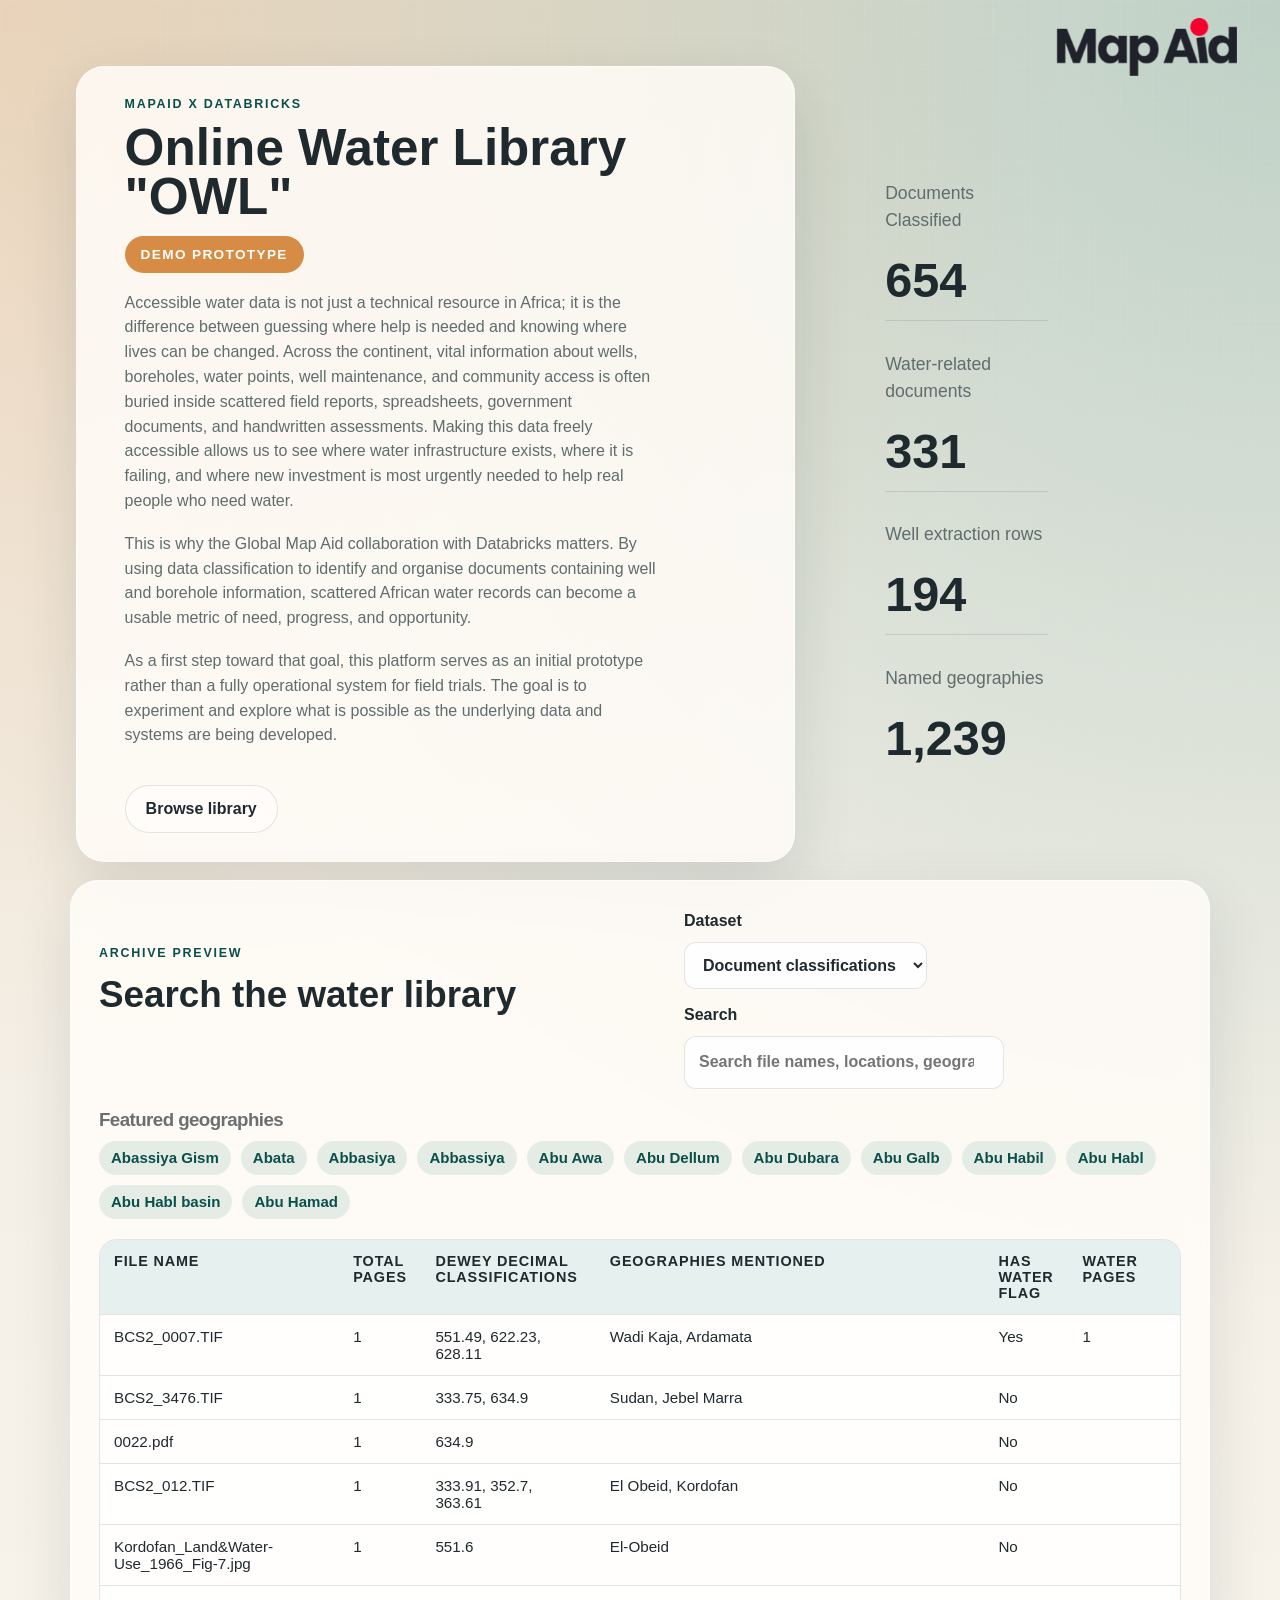
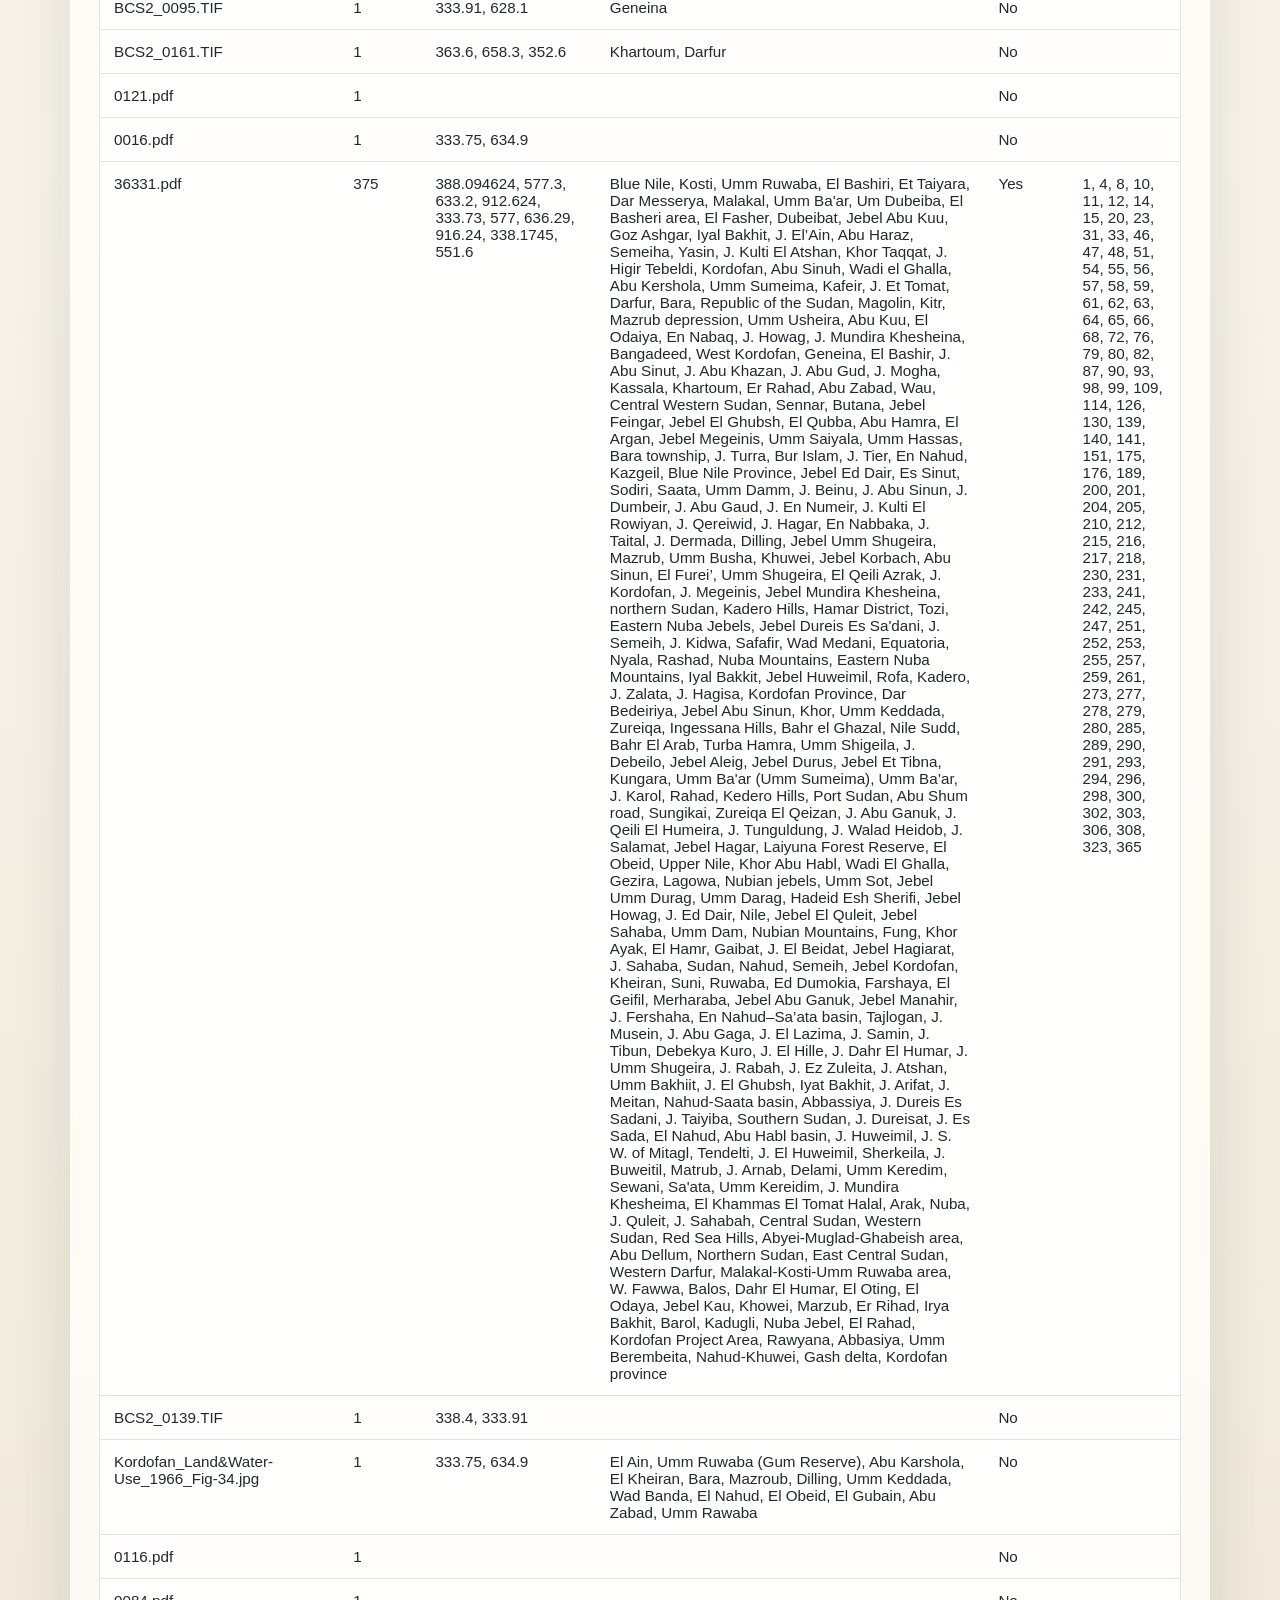
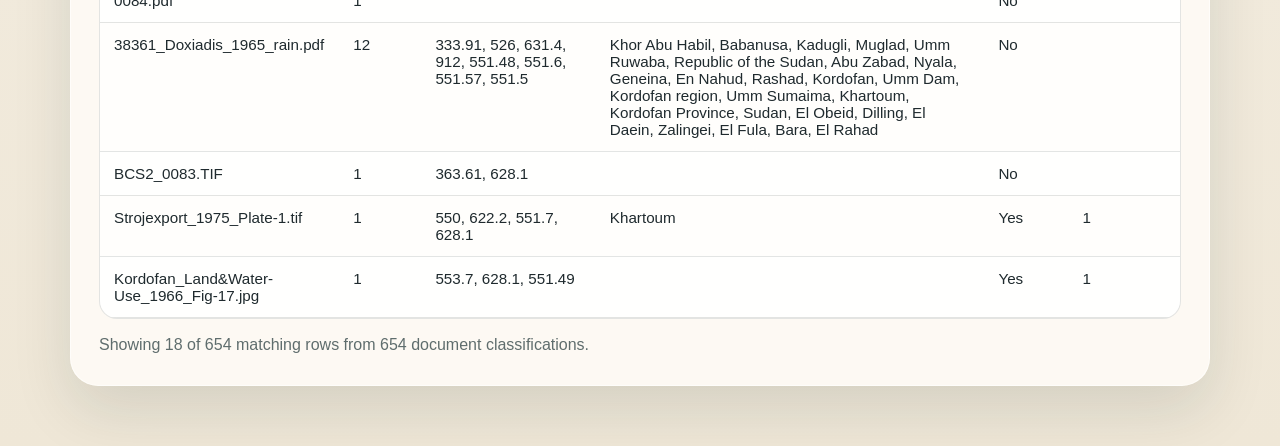
<file: index.html>
<!DOCTYPE html>
<html lang="en">
  <head>
    <meta charset="UTF-8" />
    <meta name="viewport" content="width=device-width, initial-scale=1.0" />
    <title>MapAid Online Water Library</title>
    <link rel="stylesheet" href="styles.css" />
  </head>
  <body>
    <a href="https://www.globalmapaid.org/"> <img class="page-logo" src="assets/mapaid-logo.png" alt="MapAid logo"/> </a>
    <div class="page-shell">
      <header class="hero">
        <div class="hero-copy">
          <p class="eyebrow">MapAid x Databricks</p>
          <div class="title-row">
            <h1>Online Water Library "OWL"</h1>
            <span class="new-badge">DEMO PROTOTYPE</span>
          </div>
          <p class="hero-text">
            Accessible water data is not just a technical resource in Africa; it is the difference between guessing where help is needed and knowing where lives can be changed. Across the continent, vital information about wells, boreholes, water points, well maintenance, and community access is often buried inside scattered field reports, spreadsheets, government documents, and handwritten assessments. Making this data freely accessible allows us to see where water infrastructure exists, where it is failing, and where new investment is most urgently needed to help real people who need water.
          </p>
          <p class="hero-text">
            This is why the Global Map Aid collaboration with Databricks matters. By using data classification to identify and organise documents containing well and borehole information, scattered African water records can become a usable metric of need, progress, and opportunity.
          </p>
          <p class="hero-text">
            As a first step toward that goal, this platform serves as an initial prototype rather than a fully operational system for field trials. The goal is to experiment and explore what is possible as the underlying data and systems are being developed.
          </p>
          <div class="hero-actions">
            <a class="button primary" style="display: none" href="access.html">Request access</a>
            <a class="button ghost" href="#library">Browse library</a>
          </div>
        </div>


        <aside class="hero-card">
          <article class="hero-stat">
            <p class="stat-label">Documents Classified</p>
            <h2 id="document-count">-</h2>
          </article>
          <hr class="hero-divider" />
          <article class="hero-stat">
            <p class="stat-label">Water-related documents</p>
            <h2 id="water-document-count">-</h2>
          </article>
          <hr class="hero-divider" />
          <article class="hero-stat">
            <p class="stat-label">Well extraction rows</p>
            <h2 id="well-count">-</h2>
          </article>
          <hr class="hero-divider" /> 
          <article class="hero-stat">
            <p class="stat-label">Named geographies</p>
            <h2 id="geography-count">-</h2>
          </article>
        </aside>
      </header>

      <main>
        <section class="panel library-panel" id="library">
          <div class="library-header">
            <div class="section-heading">
              <p class="eyebrow">Archive preview</p>
              <h2>Search the water library</h2>
            </div>
            <div class="toolbar">
              <label>
                Dataset
                <select id="dataset-select">
                  <option value="documents">Document classifications</option>
                  <option value="wells">Well extractions</option>
                </select>
              </label>
              <label class="search-field">
                Search
                <input type="search" id="table-search" placeholder="Search file names, locations, geographies..." />
              </label>
            </div>
          </div>

          <div class="tag-groups">
            <div>
              <h3>Featured geographies</h3>
              <div class="tag-list" id="featured-geographies"></div>
            </div>
          </div>

          <div class="table-frame">
            <table>
              <thead id="table-head"></thead>
              <tbody id="table-body"></tbody>
            </table>
          </div>
          <p class="table-note" id="table-note"></p>
        </section>
      </main>
    </div>

    <script src="web-data/archive-data.js"></script>
    <script src="app.js"></script>
  </body>
  </html>
</file>
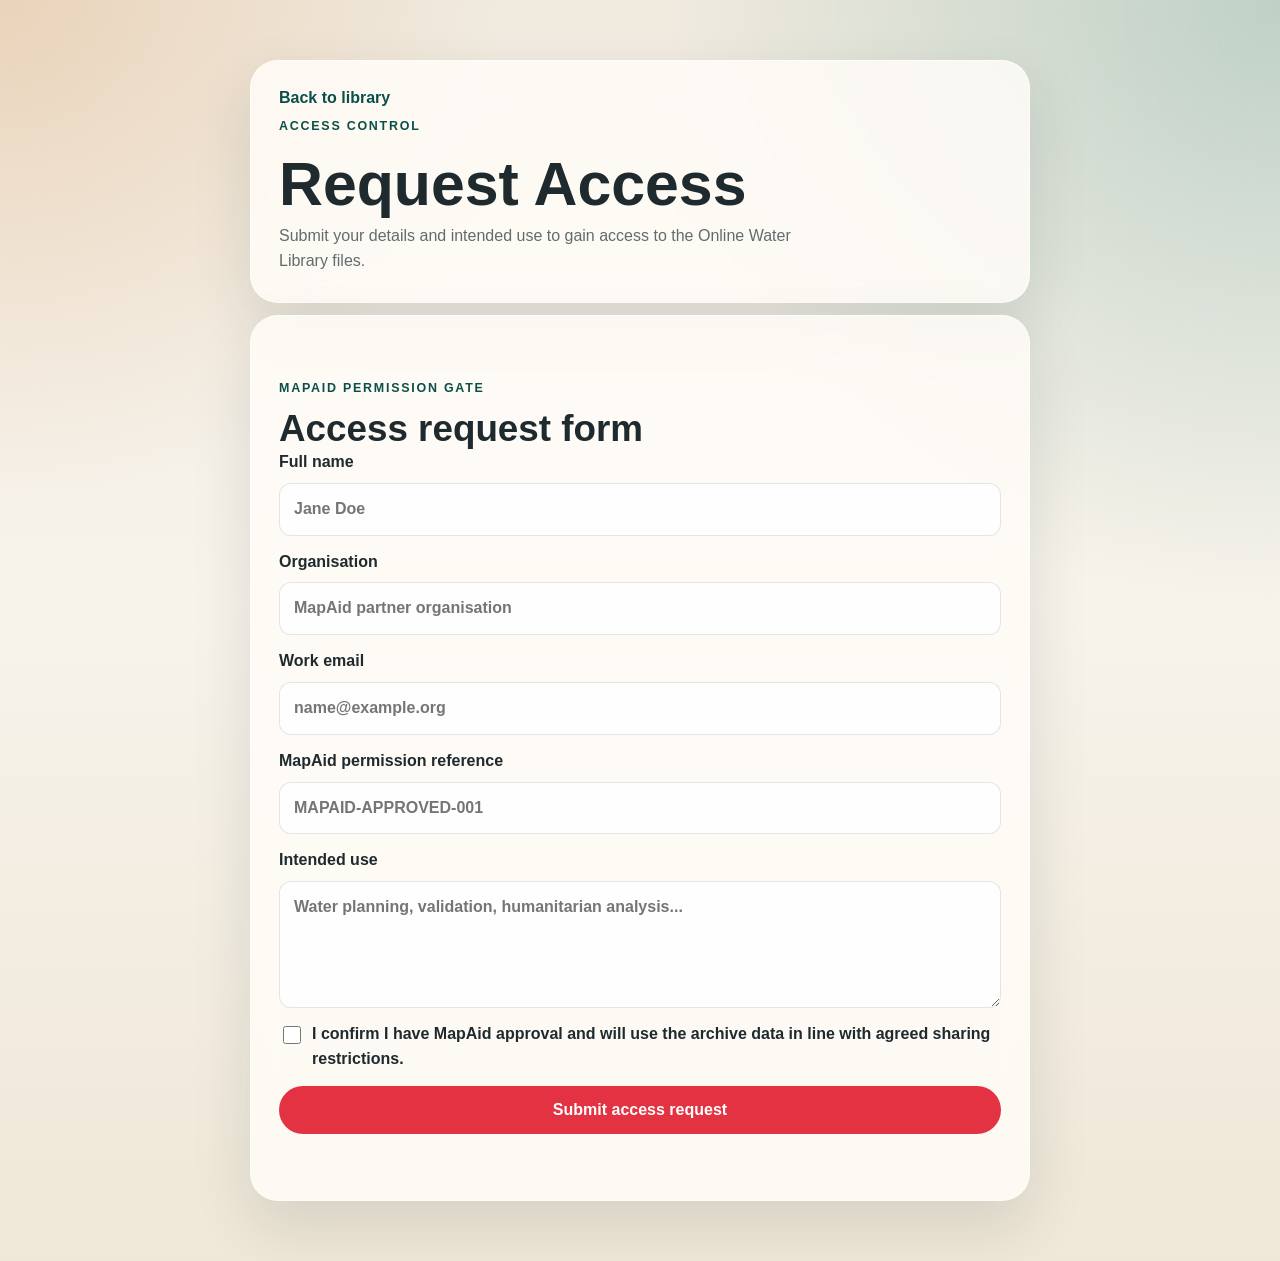
<file: access.html>
<!DOCTYPE html>
<html lang="en">
  <head>
    <meta charset="UTF-8" />
    <meta name="viewport" content="width=device-width, initial-scale=1.0" />
    <title>Request Access | MapAid Online Water Library</title>
    <link rel="stylesheet" href="styles.css" />
  </head>
  <body>
    <div class="page-shell access-shell">
      <header class="panel access-header">
        <a class="back-link" href="index.html">Back to library</a>
        <p class="eyebrow">Access control</p>
        <h1 class="access-title">Request Access</h1>
        <p class="hero-text access-text">
          Submit your details and intended use to gain access to the Online Water
          Library files.
        </p>
      </header>

      <main class="access-main">
        <section class="panel permission-panel">
          <div class="section-heading">
            <p class="eyebrow">MapAid permission gate</p>
            <h2>Access request form</h2>
          </div>

          <form id="permission-form" class="permission-form">
            <label>
              Full name
              <input type="text" id="full-name" name="fullName" placeholder="Jane Doe" required />
            </label>
            <label>
              Organisation
              <input type="text" id="organisation" name="organisation" placeholder="MapAid partner organisation" required />
            </label>
            <label>
              Work email
              <input type="email" id="email" name="email" placeholder="name@example.org" required />
            </label>
            <label>
              MapAid permission reference
              <input type="text" id="permission-code" name="permissionCode" placeholder="MAPAID-APPROVED-001" required />
            </label>
            <label>
              Intended use
              <textarea id="intended-use" name="intendedUse" rows="4" placeholder="Water planning, validation, humanitarian analysis..." required></textarea>
            </label>
            <label class="checkbox-row">
              <input type="checkbox" id="terms" required />
              <span>I confirm I have MapAid approval and will use the archive data in line with agreed sharing restrictions.</span>
            </label>
            <button type="submit" class="button primary wide">Submit access request</button>
            <p class="status-message" id="permission-status" aria-live="polite"></p>
          </form>
        </section>
      </main>
    </div>

    <script src="access.js"></script>
  </body>
  </html>
</file>
<file: styles.css>
:root {
  --bg: #f4efe6;
  --bg-soft: #fbf8f1;
  --ink: #1f2a2e;
  --muted: #5f6d6d;
  --line: rgba(31, 42, 46, 0.12);
  --accent: #0f766e;
  --accent-strong: #0b4f4a;
  --accent-warm: #d68c45;
  --panel: rgba(255, 252, 247, 0.86);
  --shadow: 0 24px 60px rgba(18, 40, 38, 0.12);
  --radius-lg: 28px;
  --radius-md: 18px;
  --radius-sm: 12px;
}

* {
  box-sizing: border-box;
}

html {
  scroll-behavior: smooth;
}

body {
  margin: 0;
  min-height: 100vh;
  color: var(--ink);
  background:
    radial-gradient(circle at top left, rgba(214, 140, 69, 0.24), transparent 28%),
    radial-gradient(circle at top right, rgba(15, 118, 110, 0.22), transparent 34%),
    linear-gradient(180deg, #f0eadf 0%, #f7f3eb 48%, #efe7d7 100%);
  font-family: "Avenir Next", "Segoe UI", sans-serif;
}

body::before {
  content: "";
  position: fixed;
  inset: 0;
  pointer-events: none;
  background-image:
    linear-gradient(rgba(255, 255, 255, 0.15) 1px, transparent 1px),
    linear-gradient(90deg, rgba(255, 255, 255, 0.15) 1px, transparent 1px);
  background-size: 32px 32px;
  opacity: 0.3;
}

.page-shell {
  position: relative;
  width: min(1180px, calc(100% - 32px));
  margin: 40px auto;
  padding: 20px 20px;
}

.page-logo {
  position: absolute;
  top: 18px;
  right: 43.4px;
  width: min(180px, 19vw);
  height: auto;
}

main {
  margin-top: 12px;
}

.hero,
.library-panel {
  animation: rise 0.7s ease both;
}

.hero {
  display: grid;
  grid-template-columns: 1.54fr 0.76fr;
  gap: 48px;
  align-items: stretch;
}

.hero-copy,
.hero-card,
.panel,
.stat-card {
  background: var(--panel);
  backdrop-filter: blur(14px);
  border: 1px solid rgba(255, 255, 255, 0.6);
  box-shadow: var(--shadow);
}

.hero-copy {
  margin:6px;
  padding: 28px 30px;
  padding-left: calc(38px + 0.6rem);
  border-radius: var(--radius-lg);
}

.hero-card {
  background: none;
  border: none;
  outline: none;
  box-shadow: none;
  padding: 26px 36px;
  align-self: center;
  display: flex;
  flex-direction: column;
  justify-content: center;
  gap: 0;
  width: 65%;
  height: 65%;
}

.eyebrow {
  margin: 0 0 10px;
  color: var(--accent-strong);
  text-transform: uppercase;
  letter-spacing: 0.14em;
  font-size: 0.78rem;
  font-weight: 700;
}


h3 {
  font-family: Georgia, "Times New Roman", serif;
  letter-spacing: -0.03em;
}

h1 {
  margin: 0;
  font-family: Geometric, "Poppins", "Avenir Next", "Segoe UI", sans-serif;
  font-size: clamp(2.8rem, 4vw, 4.5rem);
  line-height: 0.95;
}

.title-row {
  display: inline-flex;
  align-items: center;
  flex-wrap: wrap;
  gap: 14px;
}

.new-badge {
  display: inline-block;
  padding: 8px 16px;
  border-radius: 999px;
  background: var(--accent-warm);
  color: white;
  font-size: 0.85rem;
  font-weight: 600;
  letter-spacing: 0.1em;
  text-transform: uppercase;
}

h2 {
  font-family: Geometric, "Poppins", "Avenir Next", "Segoe UI", sans-serif;
  margin: 0;
  font-size: clamp(1.4rem, 2vw, 2.2rem);
}

h3 {
  font-family: Geometric, "Poppins Light", "Avenir Next", "Segoe UI", sans-serif;
  margin: 0 0 10px;
  font-size: 1.17rem;
  color: #6c6f71;
}

.hero-text,
.panel-text,
.table-note,
label,
input,
textarea,
select,
button,
small,
span,
p,
li {
  font-size: 1rem;
  line-height: 1.55;
}

.hero-text {
  max-width: 60ch;
  color: var(--muted);
  margin: 18px 0 0;
}

.hero-actions {
  display: flex;
  gap: 14px;
  margin-top: 37px;
  flex-wrap: wrap;
}

.button {
  display: inline-flex;
  align-items: center;
  justify-content: center;
  min-height: 48px;
  padding: 0 20px;
  border-radius: 999px;
  border: 1px solid transparent;
  text-decoration: none;
  font-weight: 700;
  transition: transform 180ms ease, background 180ms ease, border-color 180ms ease;
  cursor: pointer;
}

.button:hover {
  transform: translateY(-1px);
}

.button.primary {
  background: #e33241;
  color: white;
}

.button.ghost {
  border-color: var(--line);
  color: var(--ink);
  background: rgba(255, 255, 255, 0.55);
}

.button.wide {
  width: 100%;
}

.hero-stat {
  padding: 12px 0;
}

.hero-stat h2 {
  display: block;
  margin-top: 6px;
  font-size: clamp(1.8rem, 3.8vw, 3.2rem);
  font-family: Geometric, "Poppins", "Avenir Next", "Segoe UI", sans-serif;
}

.stat-label {
  color: var(--muted);
  font-size: 1.1rem;
}

.hero-divider {
  width: 100%;
  margin: 0;
  border: 0;
  border-top: 1px solid var(--line);
}

.panel {
  padding: 28px;
  border-radius: var(--radius-lg);
}

.section-heading {
  margin-top: 35px;
}

.section-heading h2 {
  font-size: clamp(1.5rem, 2.9vw, 2.3rem);
}

.permission-form {
  display: grid;
  gap: 14px;
}

.permission-form label,
.toolbar label {
  display: grid;
  gap: 8px;
  font-weight: 600;
}

input,
textarea,
select {
  width: 100%;
  border: 1px solid var(--line);
  border-radius: var(--radius-sm);
  padding: 13px 14px;
  background: rgba(255, 255, 255, 0.9);
  color: var(--ink);
  font: inherit;
}

textarea {
  resize: vertical;
}

.checkbox-row {
  grid-template-columns: auto 1fr;
  align-items: start;
}

.checkbox-row input {
  width: 18px;
  height: 18px;
  margin-top: 4px;
}

.status-message {
  min-height: 1.5em;
  margin: 0;
  color: var(--accent-strong);
  font-weight: 600;
}

.library-header {
  display: flex;
  align-items: start;
  justify-content: space-between;
  gap: 24px;
  flex-wrap: wrap;
}

.toolbar {
  display: flex;
  gap: 14px;
  flex-wrap: wrap;
  margin-top: 0;
}

.search-field {
  min-width: min(320px, 100%);
}

.tag-groups {
  display: grid;
  grid-template-columns: 1fr;
  gap: 18px;
  margin: 20px 0;
}

.tag-list {
  display: flex;
  gap: 10px;
  flex-wrap: wrap;
}

.tag-list span {
  display: inline-flex;
  align-items: center;
  min-height: 34px;
  padding: 0 12px;
  border-radius: 999px;
  background: rgba(15, 118, 110, 0.1);
  color: var(--accent-strong);
  font-size: 0.94rem;
  font-weight: 700;
}

.table-frame {
  overflow: auto;
  border: 1px solid var(--line);
  border-radius: 18px;
  background: rgba(255, 255, 255, 0.74);
}

table {
  width: 100%;
  border-collapse: collapse;
  min-width: 860px;
}

thead {
  background: rgba(15, 118, 110, 0.1);
}

th,
td {
  padding: 13px 14px;
  text-align: left;
  border-bottom: 1px solid var(--line);
  vertical-align: top;
}

th {
  font-size: 0.9rem;
  text-transform: uppercase;
  letter-spacing: 0.06em;
}

td {
  font-size: 0.95rem;
}

tbody tr:nth-child(even) {
  background: rgba(255, 255, 255, 0.42);
}

.table-note {
  margin: 14px 0 0;
  color: var(--muted);
}

.access-shell {
  width: min(820px, calc(100% - 32px));
}

.access-header,
.access-main .panel {
  animation: rise 0.7s ease both;
}

.access-header {
  display: grid;
  gap: 10px;
}

.access-title {
  font-size: clamp(2.2rem, 4.8vw, 3.8rem);
}

.access-text {
  margin: 0;
}

.back-link {
  color: var(--accent-strong);
  font-weight: 700;
  text-decoration: none;
}

.back-link:hover {
  text-decoration: underline;
}

@keyframes rise {
  from {
    opacity: 0;
    transform: translateY(18px);
  }
  to {
    opacity: 1;
    transform: translateY(0);
  }
}

@media (max-width: 960px) {
  .hero,
  .tag-groups {
    grid-template-columns: 1fr;
  }

  .hero-copy,
  .hero-card,
  .panel,
  .stat-card {
    padding: 24px;
  }

  h1 {
    font-size: clamp(2.4rem, 10vw, 4rem);
  }

  .hero-card {
    width: auto;
    height: auto;
  }

  .page-logo {
    position: static;
    display: block;
    width: min(150px, 38vw);
    margin: 0 25px 18px auto;
  }
}

@media (max-width: 640px) {
  .page-shell {
    width: min(100% - 20px, 1180px);
    padding: 18px;

  }

  .toolbar,
  .hero-actions {
    flex-direction: column;
  }

  .search-field {
    min-width: 100%;
  }
}
</file>
